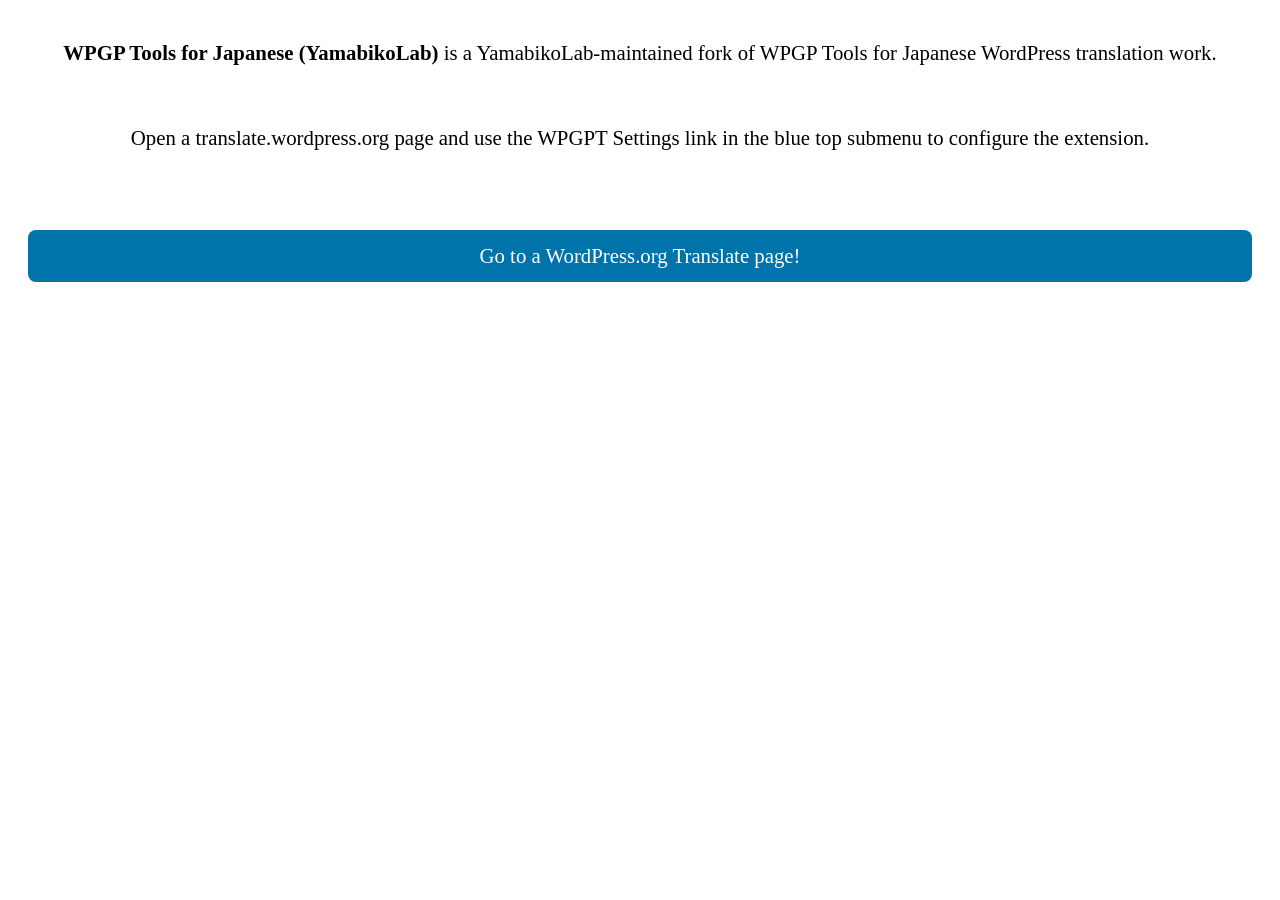
<file: src/wpgpt-settings.html>
<!DOCTYPE html>
<html>
<head><title>WPGP Tools for Japanese (YamabikoLab)</title></head>
<body>
<p><strong>WPGP Tools for Japanese (YamabikoLab)</strong> is a YamabikoLab-maintained fork of WPGP Tools for Japanese WordPress translation work.</p>
<p>Open a translate.wordpress.org page and use the WPGPT Settings link in the blue top submenu to configure the extension.</p>
<p><a href="https://translate.wordpress.org/consistency/" target="_new">Go to a WordPress.org Translate page!</a></p>
<style>
p {
	padding:20px;
	font-size:1.3em;
	text-align:center;
}

a {
	font-size:1em;
	background-color: #0073aa;
	color: white;
	padding: 14px;
	border-radius: 8px;
	text-decoration: none;
	margin-top: 20px;
	display: block;
	font-weight: 400;
}
</style>
</body>
</html>
</file>
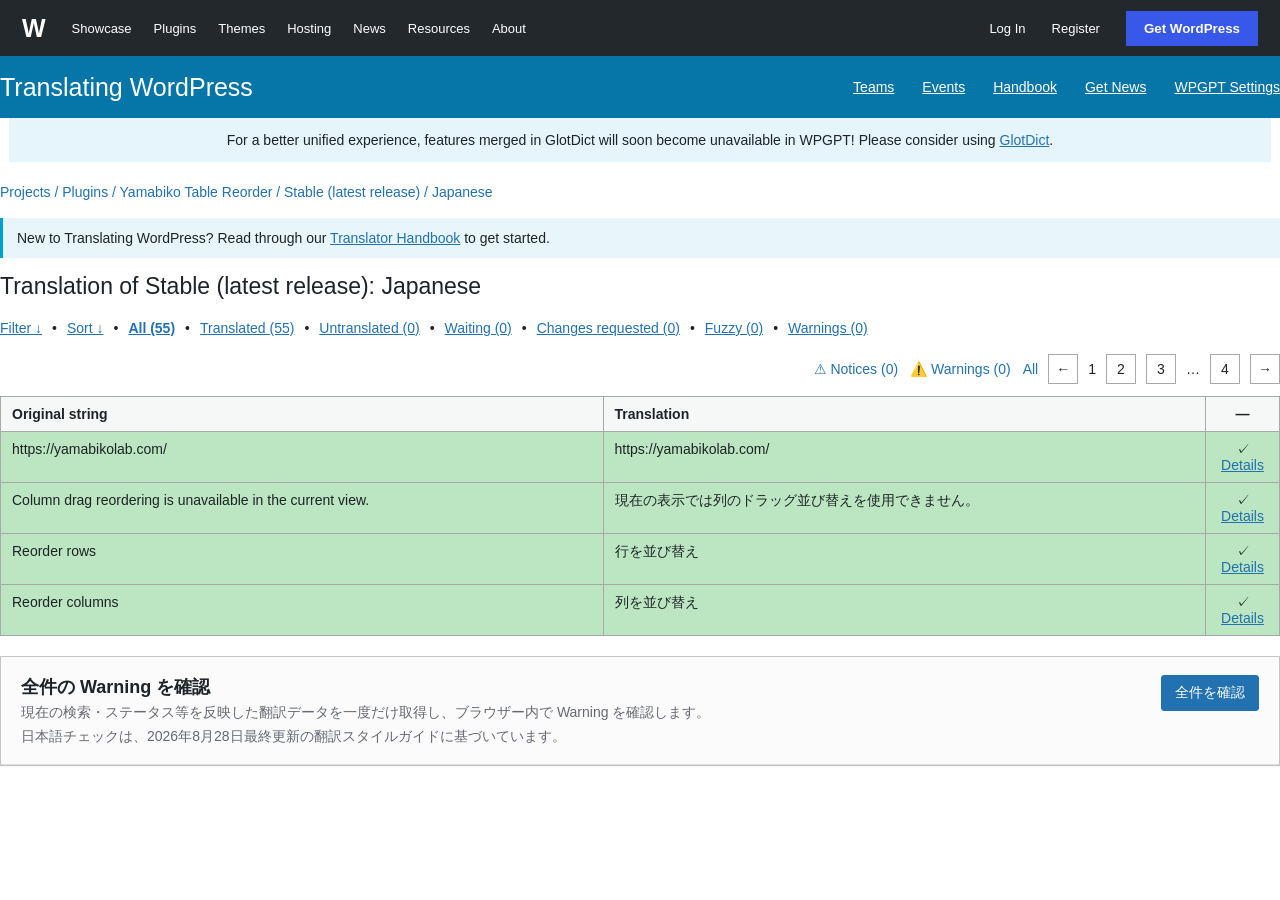
<file: docs/mockups/all-page-warnings.html>
<!DOCTYPE html>
<html lang="ja">
<head>
<meta charset="utf-8" />
<meta name="viewport" content="width=device-width, initial-scale=1" />
<title>WPGP Tools - PO Export Warning Scan Mock</title>
<style>
:root {
  --wp-blue: #0073aa;
  --wp-blue-2: #0085ba;
  --wp-border: #c3c4c7;
  --wp-bg: #f6f7f7;
  --wp-text: #1d2327;
  --wp-muted: #646970;
  --warn-bg: #fff8e5;
  --warn-border: #dba617;
  --success-bg: #edfaef;
  --success: #008a20;
}
* { box-sizing: border-box; }
body {
  margin: 0;
  font-family: -apple-system, BlinkMacSystemFont, "Segoe UI", Roboto, Oxygen-Sans, Ubuntu, Cantarell, "Helvetica Neue", sans-serif;
  color: var(--wp-text);
  background: white;
  font-size: 14px;
}
a { color: #2271b1; text-decoration: underline; cursor: pointer; }
.topbar {
  background: #23282d;
  color: white;
  height: 56px;
  display: flex;
  align-items: center;
  padding: 0 22px;
  gap: 26px;
  font-size: 13px;
}
.logo { font-size: 25px; font-weight: 700; }
.toplinks { display: flex; gap: 22px; flex: 1; }
.wpbtn { margin-left: auto; background: #3858e9; color: white; border: 0; padding: 10px 18px; font-weight: 600; }
.subbar {
  background: #0675a8;
  color: white;
  padding: 16px calc((100% - 1425px)/2);
  display: flex;
  align-items: center;
  min-height: 62px;
}
.subbar .title { font-size: 25px; font-weight: 300; }
.subbar nav { margin-left: auto; display: flex; gap: 28px; }
.subbar a { color: white; }
.notice {
  background: #e5f5fb;
  padding: 14px 20px;
  margin: 0 9px;
  text-align: center;
}
.wrap { max-width: 1425px; margin: 0 auto; padding: 22px 0 60px; }
.breadcrumbs { color: #2271b1; margin-bottom: 18px; }
.info { background: #e8f6fb; border-left: 3px solid #00a0d2; padding: 12px 14px; margin-bottom: 15px; }
h1 { font-size: 23px; font-weight: 400; margin: 10px 0 20px; }
.project-links { display: flex; gap: 10px; flex-wrap: wrap; margin-bottom: 18px; }
.paging-row {
  display: flex;
  align-items: center;
  justify-content: flex-end;
  gap: 10px;
  margin: 4px 0 12px;
}
.current-filters { display: flex; gap: 12px; color: #2271b1; }
.pagebox { border: 1px solid #a7aaad; min-width: 30px; height: 30px; display: inline-flex; align-items: center; justify-content: center; background: white; }
table.translations { width: 100%; border-collapse: collapse; table-layout: fixed; }
table.translations th, table.translations td { border: 1px solid #a7aaad; padding: 9px 11px; vertical-align: top; }
table.translations th { background: #f6f7f7; text-align: left; }
table.translations td { background: #bce5c1; }
table.translations th:last-child, table.translations td:last-child { width: 74px; text-align: center; }

.warning-tool {
  margin-top: 20px;
  border: 1px solid var(--wp-border);
  background: white;
  box-shadow: 0 1px 1px rgba(0,0,0,.04);
}
.warning-tool__head {
  padding: 18px 20px;
  display: flex;
  gap: 16px;
  align-items: flex-start;
  border-bottom: 1px solid #ddd;
  background: #fbfbfc;
}
.warning-tool__head h2 { margin: 0 0 5px; font-size: 18px; }
.warning-tool__head p { margin: 0; color: var(--wp-muted); }
.warning-tool__head .spacer { flex: 1; }
.button {
  appearance: none;
  border: 1px solid #2271b1;
  color: #2271b1;
  background: white;
  border-radius: 3px;
  padding: 8px 13px;
  font-size: 14px;
  cursor: pointer;
}
.button.primary { background: #2271b1; color: white; }
.button:disabled { opacity: .5; cursor: not-allowed; }
.status { padding: 16px 20px; border-bottom: 1px solid #ddd; display: none; }

.summary { display: none; padding: 18px 20px 6px; }
.summary-grid { display: flex; gap: 18px; flex-wrap: wrap; }
.metric { min-width: 170px; background: var(--wp-bg); border: 1px solid #dcdcde; padding: 13px 15px; }
.metric strong { font-size: 24px; display: block; font-weight: 600; }
.metric span { color: var(--wp-muted); }

.filters-area {
  display: none;
  padding: 14px 20px;
  border-top: 1px solid #eee;
  border-bottom: 1px solid #ddd;
  background: #fff;
}
.filters-row { display: flex; align-items: center; gap: 10px; flex-wrap: wrap; }
.rule-filter-wrap { position: relative; }
.rule-filter-menu {
  position: absolute;
  top: 40px;
  left: 0;
  z-index: 10;
  width: 460px;
  max-height: 430px;
  overflow: auto;
  background: #fff;
  border: 1px solid #8c8f94;
  box-shadow: 0 8px 24px rgba(0,0,0,.18);
  padding: 10px;
  display: none;
}
.rule-filter-menu.open { display: block; }
.rule-search { width: 100%; border: 1px solid #8c8f94; padding: 8px 10px; margin-bottom: 8px; }
.rule-options { display: grid; grid-template-columns: 1fr; gap: 2px; }
.rule-option { display: grid; grid-template-columns: 22px 1fr auto; gap: 8px; align-items: start; padding: 8px; border-radius: 3px; }
.rule-option:hover { background: #f0f0f1; }
.rule-option small { color: var(--wp-muted); }
.rule-count { color: var(--wp-muted); font-variant-numeric: tabular-nums; }
.rule-menu-actions { display: flex; justify-content: space-between; align-items: center; gap: 8px; margin-top: 10px; padding-top: 10px; border-top: 1px solid #ddd; }
.selected-chips { display: flex; gap: 7px; flex-wrap: wrap; align-items: center; }
.chip {
  display: inline-flex;
  align-items: center;
  gap: 7px;
  border: 1px solid #c3c4c7;
  border-radius: 16px;
  padding: 5px 9px;
  background: #f6f7f7;
}
.chip button { border: 0; background: transparent; cursor: pointer; color: #646970; padding: 0; font-size: 16px; line-height: 1; }
.filter-meta { margin-left: auto; color: var(--wp-muted); }

.results { display: none; padding: 0 20px 20px; }
.results-toolbar { display: flex; gap: 12px; align-items: center; flex-wrap: wrap; padding: 15px 0; }
.results-toolbar .spacer { flex: 1; }
select { border: 1px solid #8c8f94; padding: 6px 28px 6px 8px; background: white; }
.result-card { border: 1px solid #dcdcde; margin-bottom: 9px; background: #fff; }
.result-card__head { display: flex; gap: 10px; align-items: center; flex-wrap: wrap; background: #f6f7f7; border-bottom: 1px solid #ddd; padding: 9px 11px; }
.result-card__head .spacer { flex: 1; }
.result-card__actions { display: flex; gap: 8px; flex-wrap: wrap; }
.result-card__body { padding: 11px 13px; display: grid; grid-template-columns: 1fr 1fr; gap: 10px 18px; }
.field label { display: block; color: var(--wp-muted); font-size: 12px; margin-bottom: 3px; }
.warnings { grid-column: 1 / -1; }
.warning-item { background: var(--warn-bg); border-left: 4px solid var(--warn-border); padding: 8px 10px; margin-top: 6px; display: flex; gap: 8px; align-items: flex-start; }
.rule-badge { flex: none; background: #f0b849; color: #2c2c2c; border-radius: 3px; padding: 2px 6px; font-weight: 600; font-size: 12px; }
.rule-badge.general { background: #c3c4c7; }
.pagination { display: flex; justify-content: center; gap: 5px; margin-top: 16px; flex-wrap: wrap; }
.pagination button { min-width: 34px; height: 34px; border: 1px solid #8c8f94; background: white; cursor: pointer; }
.pagination button.active { background: #2271b1; border-color: #2271b1; color: white; }
.empty { padding: 30px 15px; text-align: center; color: var(--wp-muted); border: 1px dashed #c3c4c7; }
.success-line { color: var(--success); font-weight: 600; }
.hint { margin-top: 10px; color: var(--wp-muted); font-size: 13px; }
@media (max-width: 820px) {
  .wrap { padding-left: 12px; padding-right: 12px; }
  .subbar { padding-left: 12px; padding-right: 12px; }
  .result-card__body { grid-template-columns: 1fr; }
  .warnings { grid-column: 1; }
  .rule-filter-menu { width: min(92vw, 460px); }
}
</style>
</head>
<body>
<div class="topbar">
  <div class="logo">W</div>
  <div class="toplinks"><span>Showcase</span><span>Plugins</span><span>Themes</span><span>Hosting</span><span>News</span><span>Resources</span><span>About</span></div>
  <span>Log In</span><span>Register</span><button class="wpbtn">Get WordPress</button>
</div>
<div class="subbar"><div class="title">Translating WordPress</div><nav><a>Teams</a><a>Events</a><a>Handbook</a><a>Get News</a><a>WPGPT Settings</a></nav></div>
<div class="notice">For a better unified experience, features merged in GlotDict will soon become unavailable in WPGPT! Please consider using <a>GlotDict</a>.</div>

<main class="wrap">
  <div class="breadcrumbs">Projects / Plugins / Yamabiko Table Reorder / Stable (latest release) / Japanese</div>
  <div class="info">New to Translating WordPress? Read through our <a>Translator Handbook</a> to get started.</div>
  <h1>Translation of Stable (latest release): Japanese</h1>
  <div class="project-links">
    <a>Filter ↓</a> • <a>Sort ↓</a> • <a><strong>All (55)</strong></a> • <a>Translated (55)</a> • <a>Untranslated (0)</a> • <a>Waiting (0)</a> • <a>Changes requested (0)</a> • <a>Fuzzy (0)</a> • <a>Warnings (0)</a>
  </div>
  <div class="paging-row">
    <div class="current-filters"><span>⚠ Notices (0)</span><span>⚠️ Warnings (0)</span><span>All</span></div>
    <span class="pagebox">←</span><span>1</span><span class="pagebox">2</span><span class="pagebox">3</span><span>…</span><span class="pagebox">4</span><span class="pagebox">→</span>
  </div>
  <table class="translations">
    <thead><tr><th>Original string</th><th>Translation</th><th>—</th></tr></thead>
    <tbody>
      <tr><td>https://yamabikolab.com/</td><td>https://yamabikolab.com/</td><td>✓<br><a>Details</a></td></tr>
      <tr><td>Column drag reordering is unavailable in the current view.</td><td>現在の表示では列のドラッグ並び替えを使用できません。</td><td>✓<br><a>Details</a></td></tr>
      <tr><td>Reorder rows</td><td>行を並び替え</td><td>✓<br><a>Details</a></td></tr>
      <tr><td>Reorder columns</td><td>列を並び替え</td><td>✓<br><a>Details</a></td></tr>
    </tbody>
  </table>

  <section class="warning-tool">
    <div class="warning-tool__head">
      <div>
        <h2>全件の Warning を確認</h2>
        <p>現在の検索・ステータス等を反映した翻訳データを一度だけ取得し、ブラウザー内で Warning を確認します。</p>
        <p style="margin-top:6px">日本語チェックは、2026年8月28日最終更新の翻訳スタイルガイドに基づいています。</p>
      </div>
      <div class="spacer"></div>
      <button class="button primary" id="scanBtn">全件を確認</button>
    </div>

    <div class="status" id="statusBox">
      <div id="statusText">翻訳データを取得しています…</div>
    </div>

    <div class="summary" id="summary">
      <div class="success-line" id="successLine">✓ 1,240件の翻訳文字列を確認しました。</div>
      <div class="summary-grid" style="margin-top:12px">
        <div class="metric"><strong id="metricWarnings">328</strong><span>Warning</span></div>
        <div class="metric"><strong id="metricStrings">96</strong><span>影響する文字列</span></div>
        <div class="metric"><strong id="metricChecked">1240</strong><span>確認した翻訳文字列</span></div>
      </div>
    </div>

    <div class="filters-area" id="filtersArea">
      <div class="filters-row">
        <div class="rule-filter-wrap">
          <button class="button" id="ruleFilterBtn">ルールで絞り込む ▾</button>
          <div class="rule-filter-menu" id="ruleMenu">
            <input class="rule-search" id="ruleSearch" placeholder="ルール番号・名称で検索" />
            <div class="rule-options" id="ruleOptions"></div>
            <div class="rule-menu-actions">
              <button class="button" id="clearRules">すべて解除</button>
              <button class="button primary" id="applyRules">適用</button>
            </div>
          </div>
        </div>
        <div class="selected-chips" id="selectedChips"></div>
        <div class="filter-meta" id="filterMeta">すべての Warning を表示</div>
      </div>
      <div class="hint">複数ルールを選んだ場合は「いずれかのルールを含む文字列」を表示します。フィルターや結果ページの切り替えでは再取得しません。</div>
    </div>

    <div class="results" id="results">
      <div class="results-toolbar">
        <strong id="rangeText">1–25 / 96文字列</strong>
        <span>表示:</span>
        <select id="pageSize"><option>25</option><option>50</option><option>100</option></select><span>件ずつ</span>
        <div class="spacer"></div>
        <span id="resultPageText">結果 1 / 4ページ</span>
        <button class="button" id="rescanBtn">もう一度確認</button>
      </div>
      <div class="pagination" id="paginationTop"></div>
      <div id="resultList"></div>
      <div class="pagination" id="paginationBottom"></div>
    </div>
  </section>
</main>

<script>
const RULES = [
  {id:'1-1', name:'日本語の句読点', count:42},
  {id:'1-2', name:'英数字・記号の半角表記', count:31},
  {id:'1-4', name:'半角文字と全角文字の間のスペース', count:74},
  {id:'1-5', name:'半角丸括弧と前後スペース', count:58},
  {id:'1-6', name:'丸括弧内側の不要スペース', count:17},
  {id:'1-7', name:'括弧内末尾の句点', count:12},
  {id:'1-8', name:'文末括弧と句点の位置', count:14},
  {id:'1-9', name:'半角数字前後の不要スペース', count:33},
  {id:'3-2', name:'「View XX」の訳し方', count:7},
  {id:'3-3', name:'「not allowed to」の権限表現', count:6},
  {id:'3-4', name:'「Sorry, ...」の Sorry を訳さない', count:9},
  {id:'3-6', name:'推奨表記', count:19},
  {id:'5', name:'中点「・」', count:6}
];
const generalRules = [
  {id:'GEN-PH', name:'プレースホルダーの不一致'},
  {id:'GEN-DS', name:'連続スペース'},
  {id:'GEN-TAG', name:'タグ周辺のスペース'}
];

function makeItems() {
  const originals = [
    'Open settings (advanced)', 'Sorry, you are not allowed to edit this item.', 'View details',
    'Version 2.1 is available', 'Status: Active', 'Reorder rows and columns',
    'Use WordPress.org account', 'Select an option (required)', 'Example: Sample text',
    'Your site is ready.', 'Open the plugin settings', 'Item 12 is selected'
  ];
  const translations = [
    '設定(詳細)を開く', 'すみません、この項目を編集する権限がありません。', '詳細を表示',
    'バージョン 2.1 が利用できます', '状態:有効', '行と列を並び替え',
    'WordPress.orgアカウントを使用', 'オプション ( 必須 ) を選択', '例: サンプルテキスト',
    'サイトの準備ができました。', 'プラグイン設定を開く', '項目 12 が選択されています'
  ];
  const items = [];
  for (let i=0;i<96;i++) {
    const baseRule = RULES[i % RULES.length];
    const warnings = [{rule:baseRule.id, label:baseRule.name}];
    if (i % 3 === 0) {
      const r = RULES[(i+2) % RULES.length];
      warnings.push({rule:r.id, label:r.name});
    }
    if (i % 7 === 0) {
      const r = RULES[(i+5) % RULES.length];
      warnings.push({rule:r.id, label:r.name});
    }
    if (i % 10 === 0) {
      const g = generalRules[i % generalRules.length];
      warnings.push({rule:g.id, label:g.name, general:true});
    }
    items.push({
      id: 12000 + i * 7,
      original: originals[i % originals.length] + (i>11 ? ` (${i+1})` : ''),
      translation: translations[i % translations.length] + (i>11 ? ` (${i+1})` : ''),
      warnings
    });
  }
  return items;
}

const allItems = makeItems();
let selectedRules = new Set();
let pendingRules = new Set();
let page = 1;
let scanned = false;

const $ = id => document.getElementById(id);
const sleep = ms => new Promise(r => setTimeout(r, ms));

function renderRuleOptions(filter='') {
  const query = filter.trim().toLowerCase();
  $('ruleOptions').innerHTML = RULES.filter(r => (`${r.id} ${r.name}`).toLowerCase().includes(query)).map(r => `
    <label class="rule-option">
      <input type="checkbox" data-rule="${r.id}" ${pendingRules.has(r.id)?'checked':''} />
      <span><strong>${r.id}</strong> ${r.name}</span>
      <span class="rule-count">${r.count}件</span>
    </label>`).join('');
  document.querySelectorAll('[data-rule]').forEach(cb => cb.addEventListener('change', e => {
    if (e.target.checked) pendingRules.add(e.target.dataset.rule); else pendingRules.delete(e.target.dataset.rule);
  }));
}

function currentItems() {
  if (!selectedRules.size) return allItems;
  return allItems.filter(item => item.warnings.some(w => selectedRules.has(w.rule)));
}

function countFilteredWarnings(items) {
  if (!selectedRules.size) return items.reduce((n,item)=>n+item.warnings.length,0);
  return items.reduce((n,item)=>n+item.warnings.filter(w => selectedRules.has(w.rule)).length,0);
}

function renderChips() {
  const chips = [...selectedRules].map(id => {
    const rule = RULES.find(r=>r.id===id);
    return `<span class="chip"><strong>${rule.id}</strong> ${rule.name}<button aria-label="remove" data-remove="${id}">×</button></span>`;
  }).join('');
  $('selectedChips').innerHTML = chips;
  document.querySelectorAll('[data-remove]').forEach(btn => btn.addEventListener('click', e => {
    selectedRules.delete(e.currentTarget.dataset.remove);
    pendingRules = new Set(selectedRules);
    page = 1;
    renderChips();
    renderResults();
  }));
}

function renderResults() {
  const filtered = currentItems();
  const size = Number($('pageSize').value);
  const pages = Math.max(1, Math.ceil(filtered.length / size));
  page = Math.min(page, pages);
  const start = (page-1)*size;
  const visible = filtered.slice(start, start+size);

  let html='';
  visible.forEach(item => {
    const warnings = selectedRules.size ? item.warnings.filter(w=>selectedRules.has(w.rule)) : item.warnings;
    html += `<article class="result-card">
      <div class="result-card__head"><strong>翻訳文字列</strong><span class="spacer"></span><span class="result-card__actions"><a href="https://translate.wordpress.org/" target="_blank" rel="noopener">GlotPressで確認 ↗</a><a href="https://ja.wordpress.org/team/handbook/translation/translation-style-guide/" target="_blank" rel="noopener">翻訳スタイルガイド ↗</a></span></div>
      <div class="result-card__body">
        <div class="field"><label>原文</label><div>${item.original}</div></div>
        <div class="field"><label>翻訳</label><div>${item.translation}</div></div>
        <div class="warnings"><label style="color:#646970;font-size:12px">Warning</label>
          ${warnings.map(w=>`<div class="warning-item"><span class="rule-badge ${w.general?'general':''}">${w.rule}</span><span>${w.label}</span></div>`).join('')}
        </div>
      </div>
    </article>`;
  });
  if (!visible.length) html = '<div class="empty">選択したルールに該当する Warning はありません。</div>';
  $('resultList').innerHTML = html;

  const warnCount = countFilteredWarnings(filtered);
  $('metricWarnings').textContent = warnCount;
  $('metricStrings').textContent = filtered.length;
  $('rangeText').textContent = filtered.length ? `${start+1}–${Math.min(start+size, filtered.length)} / ${filtered.length}文字列` : '0文字列';
  $('resultPageText').textContent = `結果 ${page} / ${pages}ページ`;
  $('filterMeta').textContent = selectedRules.size ? `${selectedRules.size}ルールで絞り込み中` : 'すべての Warning を表示';

  let phtml='';
  if (pages>1) {
    phtml += `<button ${page===1?'disabled':''} data-p="${page-1}">←</button>`;
    for (let p=1;p<=pages;p++) {
      if (pages>7 && p>3 && p<pages-1 && Math.abs(p-page)>1) {
        if (!phtml.endsWith('…')) phtml += '<span style="padding:8px">…</span>';
        continue;
      }
      phtml += `<button class="${p===page?'active':''}" data-p="${p}">${p}</button>`;
    }
    phtml += `<button ${page===pages?'disabled':''} data-p="${page+1}">→</button>`;
  }
  ['paginationTop','paginationBottom'].forEach(id => {
    $(id).innerHTML = phtml;
    document.querySelectorAll(`#${id} [data-p]`).forEach(b => b.addEventListener('click', e => {
      if (e.currentTarget.disabled) return;
      page = Number(e.currentTarget.dataset.p);
      renderResults();
      document.querySelector('.warning-tool').scrollIntoView({behavior:'smooth', block:'start'});
    }));
  });
}

async function scan() {
  if (scanned) { page=1; selectedRules.clear(); pendingRules.clear(); renderChips(); }
  $('scanBtn').disabled = true;
  $('rescanBtn').disabled = true;
  $('statusBox').style.display = 'block';
  $('summary').style.display = 'none';
  $('filtersArea').style.display = 'none';
  $('results').style.display = 'none';
  $('statusText').textContent = '翻訳データを取得しています…';
  await sleep(350);
  $('statusText').textContent = '1,240件の翻訳データを確認しています…';
  await sleep(450);
  scanned = true;
  $('statusText').textContent = '✓ 1,240件の翻訳文字列を確認しました。';
  await sleep(180);
  $('statusBox').style.display = 'none';
  $('summary').style.display = 'block';
  $('filtersArea').style.display = 'block';
  $('results').style.display = 'block';
  $('scanBtn').disabled = false;
  $('rescanBtn').disabled = false;
  $('scanBtn').textContent = 'もう一度確認';
  renderRuleOptions();
  renderChips();
  renderResults();
}

$('scanBtn').addEventListener('click', scan);
$('rescanBtn').addEventListener('click', scan);
$('pageSize').addEventListener('change', ()=>{page=1; renderResults();});
$('ruleFilterBtn').addEventListener('click', ()=>{
  pendingRules = new Set(selectedRules);
  renderRuleOptions($('ruleSearch').value);
  $('ruleMenu').classList.toggle('open');
});
$('ruleSearch').addEventListener('input', e=>renderRuleOptions(e.target.value));
$('clearRules').addEventListener('click', ()=>{ pendingRules.clear(); renderRuleOptions($('ruleSearch').value); });
$('applyRules').addEventListener('click', ()=>{
  selectedRules = new Set(pendingRules);
  page = 1;
  $('ruleMenu').classList.remove('open');
  renderChips();
  renderResults();
});
document.addEventListener('click', e=>{
  if (!e.target.closest('.rule-filter-wrap')) $('ruleMenu').classList.remove('open');
});
</script>
</body>
</html>
</file>
